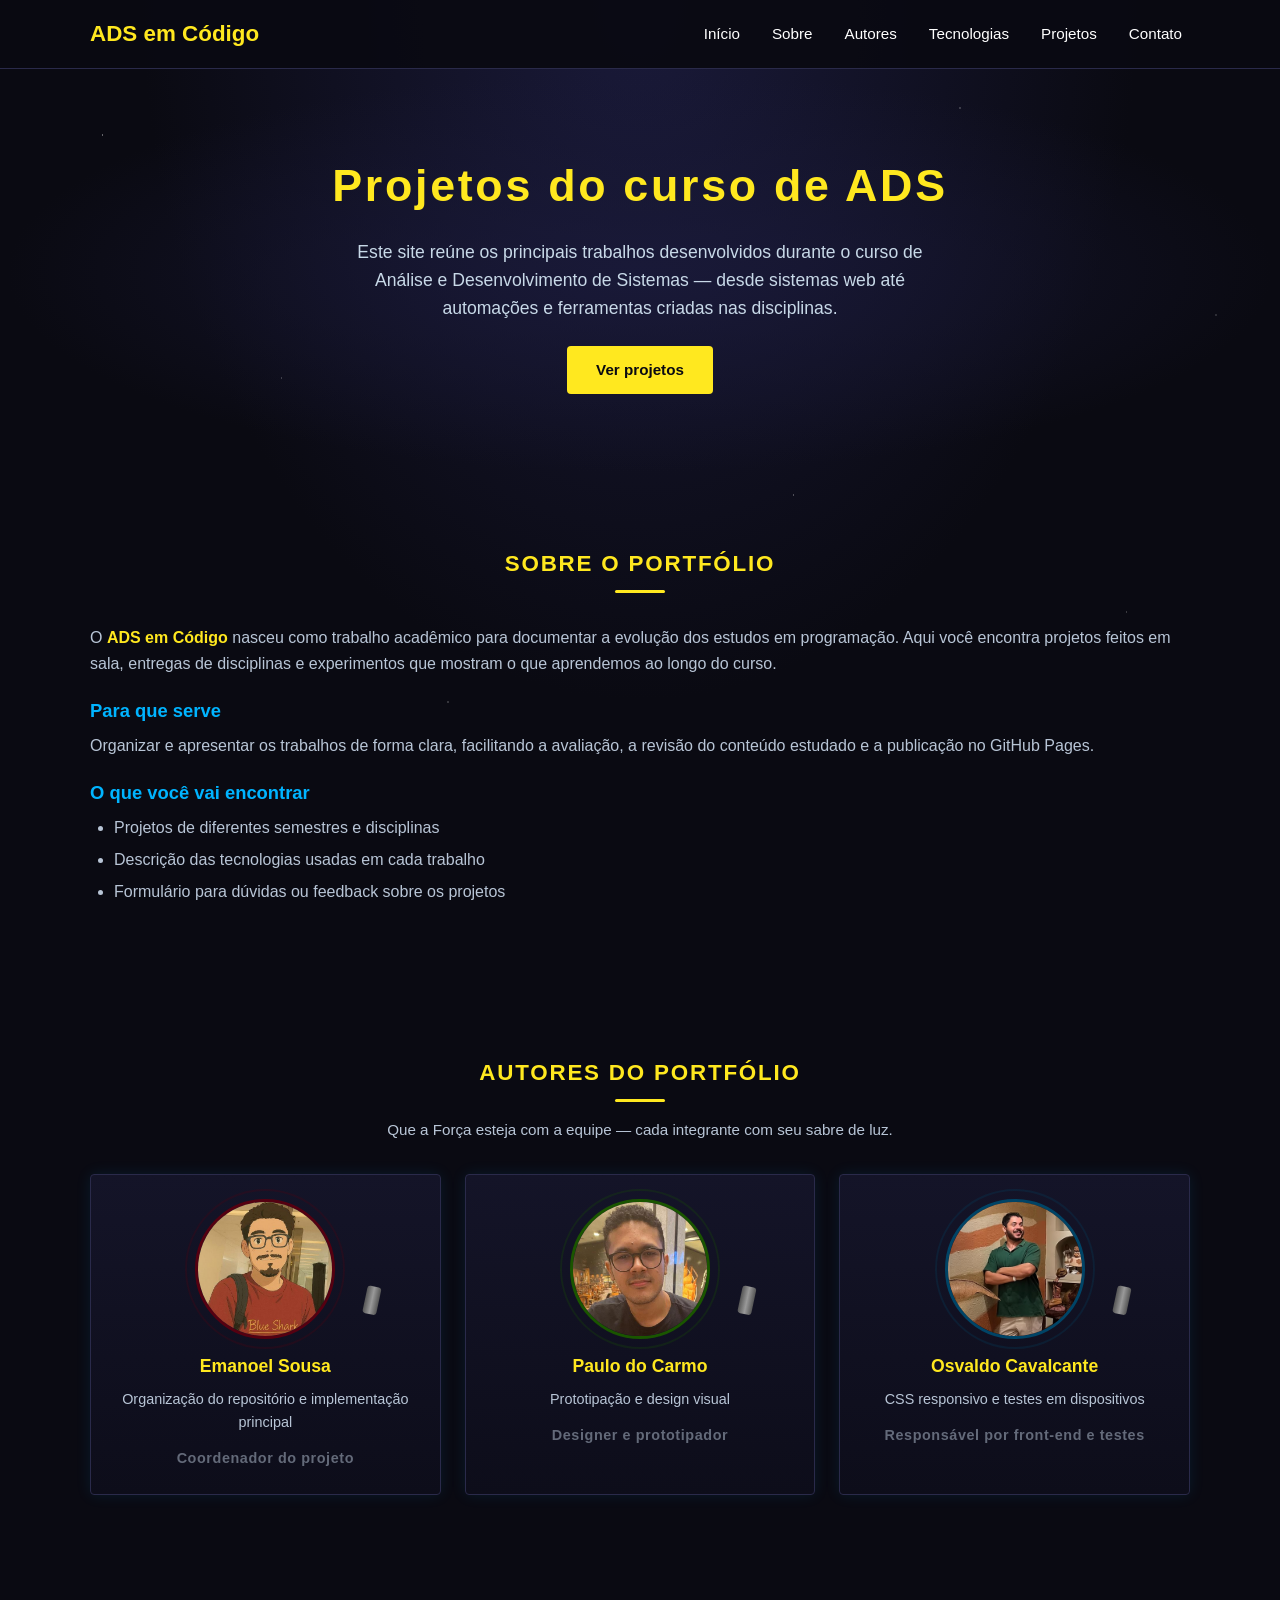
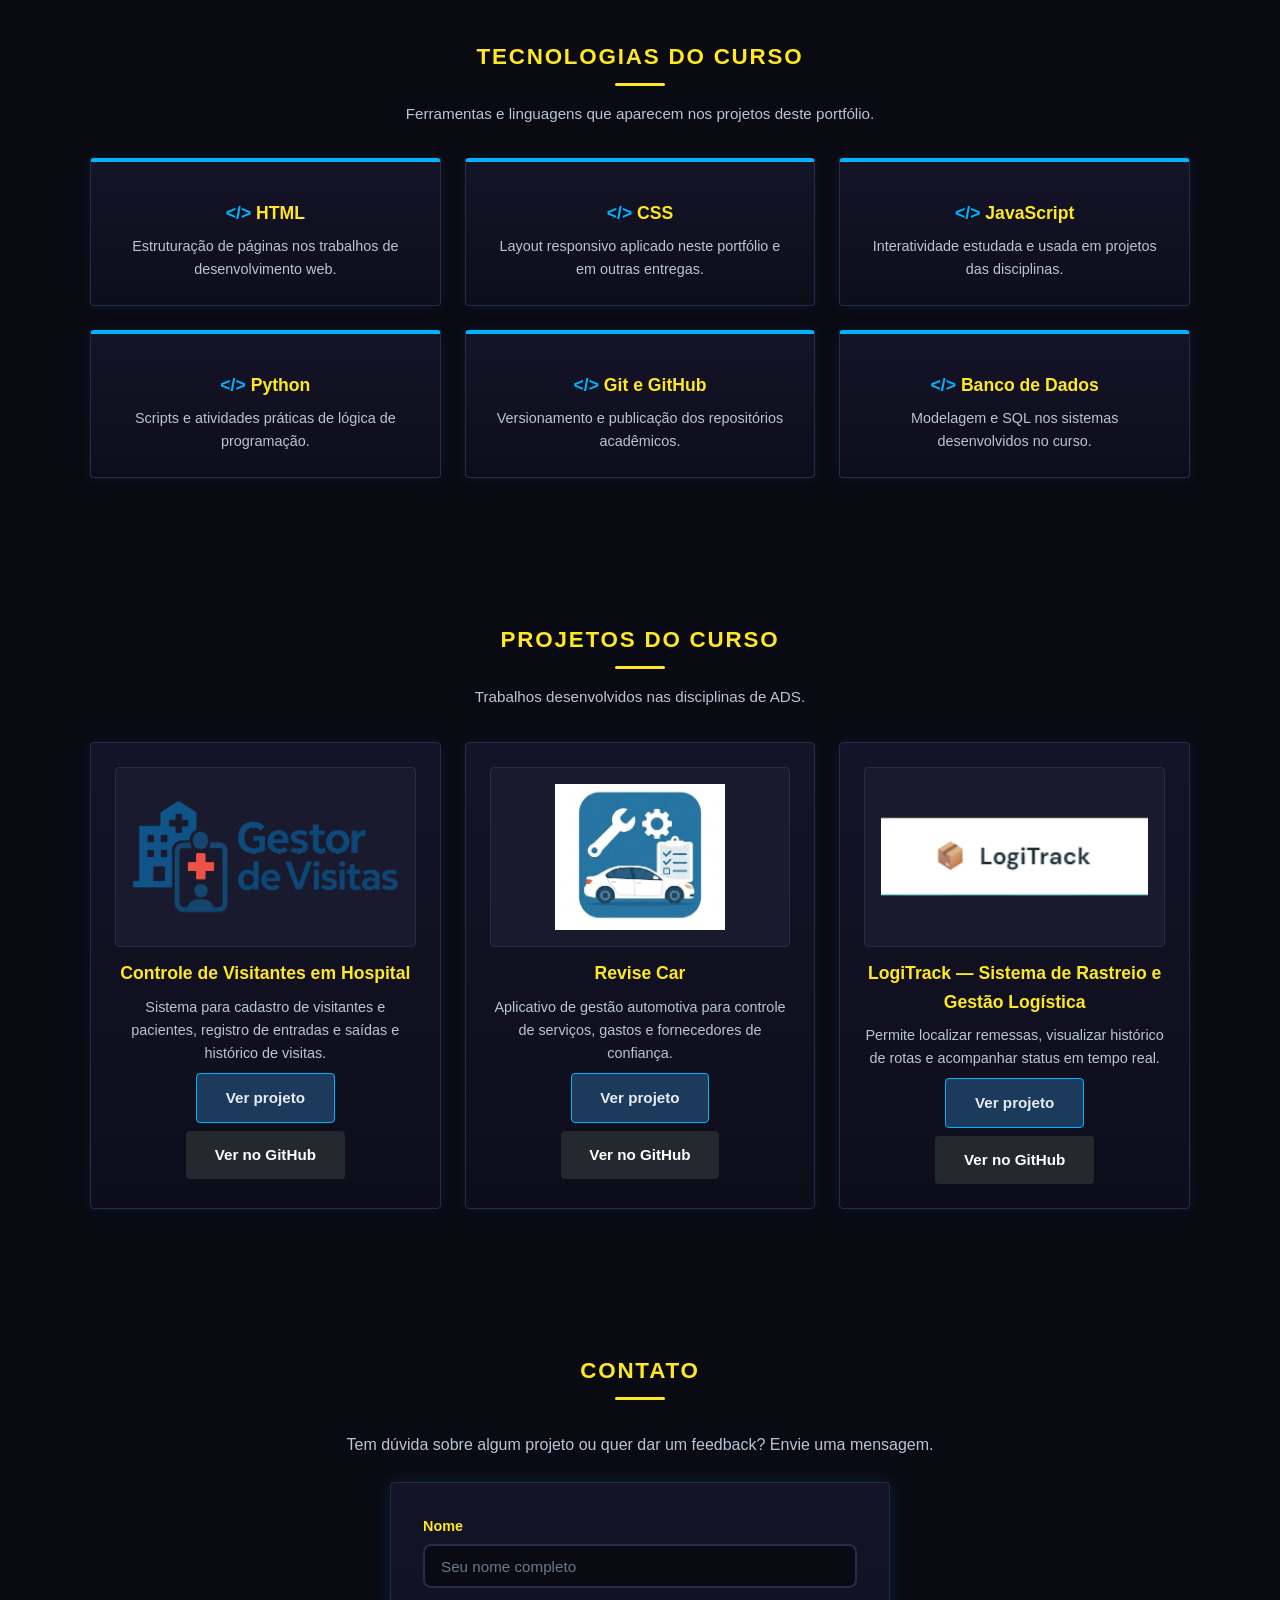
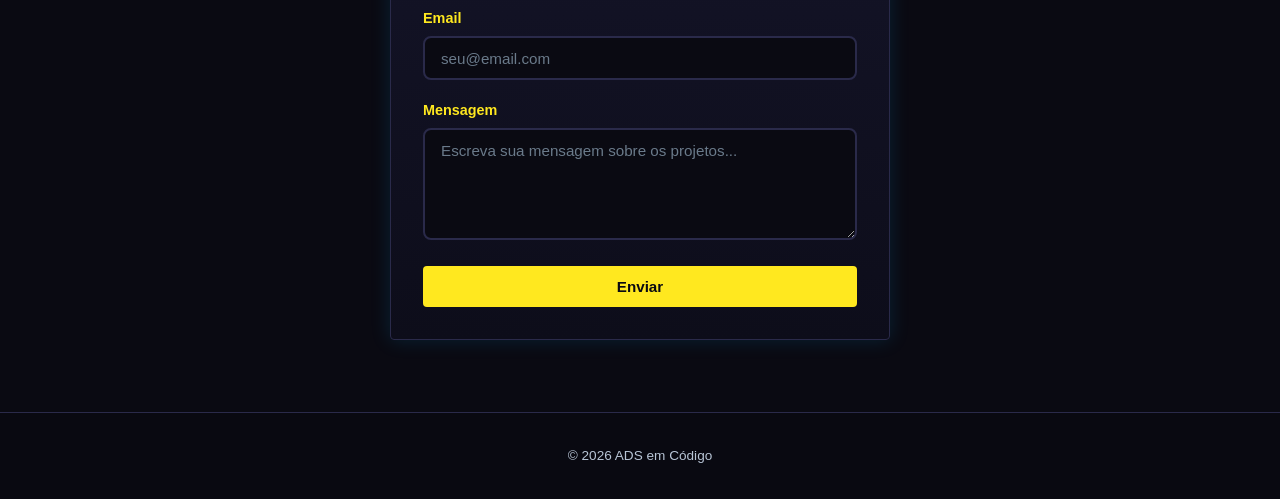
<file: index.html>
<!DOCTYPE html>
<html lang="pt-BR">
<head>
    <meta charset="UTF-8">
    <meta name="viewport" content="width=device-width, initial-scale=1.0">
    <meta name="description" content="Portfólio de projetos desenvolvidos durante o curso de ADS">
    <title>ADS em Código | Portfólio de Projetos</title>
    <link rel="stylesheet" href="css/style.css">
</head>
<body class="pagina-starwars">

    <!-- Cabeçalho: logo e menu de navegação -->
    <header class="header" id="topo">
        <div class="container header__conteudo">
            <h1 class="header__logo">ADS em Código</h1>
            <nav class="nav" aria-label="Menu principal">
                <ul class="nav__lista">
                    <li><a href="#hero">Início</a></li>
                    <li><a href="#sobre">Sobre</a></li>
                    <li><a href="#autores">Autores</a></li>
                    <li><a href="#habilidades">Tecnologias</a></li>
                    <li><a href="#projetos">Projetos</a></li>
                    <li><a href="#contato">Contato</a></li>
                </ul>
            </nav>
        </div>
    </header>

    <main>

        <!-- Banner inicial -->
        <section class="hero" id="hero">
            <div class="container hero__conteudo">
                <h2 class="hero__titulo">Projetos do curso de ADS</h2>
                <p class="hero__texto">
                    Este site reúne os principais trabalhos desenvolvidos durante o curso de
                    Análise e Desenvolvimento de Sistemas — desde sistemas web até automações
                    e ferramentas criadas nas disciplinas.
                </p>
                <a href="#projetos" class="btn btn--principal">Ver projetos</a>
            </div>
        </section>

        <!-- Sobre: descrição do portfólio -->
        <section class="secao" id="sobre">
            <div class="container">
                <h2 class="secao__titulo">Sobre o Portfólio</h2>
                <article class="sobre">
                    <p>
                        O <strong>ADS em Código</strong> nasceu como trabalho acadêmico para documentar
                        a evolução dos estudos em programação. Aqui você encontra projetos feitos em sala,
                        entregas de disciplinas e experimentos que mostram o que aprendemos ao longo do curso.
                    </p>
                    <h3>Para que serve</h3>
                    <p>
                        Organizar e apresentar os trabalhos de forma clara, facilitando a avaliação,
                        a revisão do conteúdo estudado e a publicação no GitHub Pages.
                    </p>
                    <h3>O que você vai encontrar</h3>
                    <ul class="lista-sobre">
                        <li>Projetos de diferentes semestres e disciplinas</li>
                        <li>Descrição das tecnologias usadas em cada trabalho</li>
                        <li>Formulário para dúvidas ou feedback sobre os projetos</li>
                    </ul>
                </article>
            </div>
        </section>

        <!-- Perfil: autores do grupo -->
        <section class="secao" id="autores">
            <div class="container">
                <h2 class="secao__titulo">Autores do Portfólio</h2>
                <p class="secao__subtitulo">Que a Força esteja com a equipe — cada integrante com seu sabre de luz.</p>
                <div class="cards-grid cards-grid--3">

                    <article class="card card--integrante card--jedi-vermelho">
                        <div class="perfil-sabre perfil-sabre--vermelho">
                            <img src="img/perfil1.jpg" alt="Foto do Emanoel Sousa" class="card__img card__img--perfil">
                            <span class="sabre-luz sabre-luz--vermelho" aria-hidden="true"></span>
                        </div>
                        <h3>Emanoel Sousa</h3>
                        <p>Organização do repositório e implementação principal</p>
                        <p class="card__tag card__tag--sabre">Coordenador do projeto</p>
                    </article>

                    <article class="card card--integrante card--jedi-verde">
                        <div class="perfil-sabre perfil-sabre--verde">
                            <img src="img/perfil2.jpg" alt="Foto do Paulo do Carmo" class="card__img card__img--perfil">
                            <span class="sabre-luz sabre-luz--verde" aria-hidden="true"></span>
                        </div>
                        <h3>Paulo do Carmo</h3>
                        <p>Prototipação e design visual</p>
                        <p class="card__tag card__tag--sabre">Designer e prototipador</p>
                    </article>

                    <article class="card card--integrante card--jedi-azul">
                        <div class="perfil-sabre perfil-sabre--azul">
                            <img src="img/perfil3.jpg" alt="Foto do Osvaldo Cavalcante" class="card__img card__img--perfil">
                            <span class="sabre-luz sabre-luz--azul" aria-hidden="true"></span>
                        </div>
                        <h3>Osvaldo Cavalcante</h3>
                        <p>CSS responsivo e testes em dispositivos</p>
                        <p class="card__tag card__tag--sabre">Responsável por front-end e testes</p>
                    </article>

                </div>
            </div>
        </section>

        <!-- Tecnologias: linguagens e ferramentas do curso -->
        <section class="secao" id="habilidades">
            <div class="container">
                <h2 class="secao__titulo">Tecnologias do Curso</h2>
                <p class="secao__subtitulo">Ferramentas e linguagens que aparecem nos projetos deste portfólio.</p>
                <div class="cards-grid cards-grid--3">

                    <article class="card card--habilidade">
                        <h3>HTML</h3>
                        <p>Estruturação de páginas nos trabalhos de desenvolvimento web.</p>
                    </article>

                    <article class="card card--habilidade">
                        <h3>CSS</h3>
                        <p>Layout responsivo aplicado neste portfólio e em outras entregas.</p>
                    </article>

                    <article class="card card--habilidade">
                        <h3>JavaScript</h3>
                        <p>Interatividade estudada e usada em projetos das disciplinas.</p>
                    </article>

                    <article class="card card--habilidade">
                        <h3>Python</h3>
                        <p>Scripts e atividades práticas de lógica de programação.</p>
                    </article>

                    <article class="card card--habilidade">
                        <h3>Git e GitHub</h3>
                        <p>Versionamento e publicação dos repositórios acadêmicos.</p>
                    </article>

                    <article class="card card--habilidade">
                        <h3>Banco de Dados</h3>
                        <p>Modelagem e SQL nos sistemas desenvolvidos no curso.</p>
                    </article>

                </div>
            </div>
        </section>

        <!-- Projetos: cards com os trabalhos do curso -->
        <section class="secao" id="projetos">
            <div class="container">
                <h2 class="secao__titulo">Projetos do Curso</h2>
                <p class="secao__subtitulo">Trabalhos desenvolvidos nas disciplinas de ADS.</p>
                <div class="cards-grid cards-grid--3">

                    <article class="card card--projeto">
                        <img src="img/projeto1.jpg" alt="Sistema de Controle de Visitantes em Hospital" class="card__img">
                        <h3>Controle de Visitantes em Hospital</h3>
                        <p>Sistema para cadastro de visitantes e pacientes, registro de entradas e saídas e histórico de visitas.</p>
                        <a href="projetos/projeto1.html" class="btn btn--secundario">Ver projeto</a>
                        <a href="https://github.com/EmanoelSousa70/Gest-o-de-visitas-hospitalar" class="btn btn--github" target="_blank" rel="noopener noreferrer">Ver no GitHub</a>
                    </article>

                    <article class="card card--projeto">
                        <img src="img/projeto2.jpg" alt="Revise Car aplicativo de manutenção automotiva" class="card__img">
                        <h3>Revise Car</h3>
                        <p>Aplicativo de gestão automotiva para controle de serviços, gastos e fornecedores de confiança.</p>
                        <a href="projetos/projeto2.html" class="btn btn--secundario">Ver projeto</a>
                        <a href="https://github.com/EmanoelSousa70/ProjetoFinalProgDisMov" class="btn btn--github" target="_blank" rel="noopener noreferrer">Ver no GitHub</a>
                    </article>

                    <article class="card card--projeto">
                        <img src="img/projeto3.jpg" alt="LogiTrack — Sistema de Rastreio e Gestão Logística" class="card__img">
                        <h3>LogiTrack — Sistema de Rastreio e Gestão Logística</h3>
                        <p>Permite localizar remessas, visualizar histórico de rotas e acompanhar status em tempo real.</p>
                        <a href="projetos/projeto3.html" class="btn btn--secundario">Ver projeto</a>
                        <a href="https://github.com/paulocsousaf/trabalho-portifolio" class="btn btn--github" target="_blank" rel="noopener noreferrer">Ver no GitHub</a>
                    </article>

                </div>
            </div>
        </section>

        <!-- Contato: formulário -->
        <section class="secao" id="contato">
            <div class="container">
                <h2 class="secao__titulo">Contato</h2>
                <p class="contato__intro">Tem dúvida sobre algum projeto ou quer dar um feedback? Envie uma mensagem.</p>

                <form class="formulario" id="formulario-contato" action="#" method="post">
                    <div class="formulario__grupo">
                        <label for="nome">Nome</label>
                        <input type="text" id="nome" name="nome" placeholder="Seu nome completo" required>
                    </div>

                    <div class="formulario__grupo">
                        <label for="email">Email</label>
                        <input type="email" id="email" name="email" placeholder="seu@email.com" required>
                    </div>

                    <div class="formulario__grupo">
                        <label for="mensagem">Mensagem</label>
                        <textarea id="mensagem" name="mensagem" rows="5" placeholder="Escreva sua mensagem sobre os projetos..." required></textarea>
                    </div>

                    <button type="submit" class="btn btn--principal">Enviar</button>
                    <p class="formulario__mensagem formulario__mensagem--sucesso" id="mensagem-sucesso" style="display: none;">✓ Mensagem enviada com sucesso!</p>
                </form>
            </div>
        </section>

    </main>

    <!-- Rodapé -->
    <footer class="footer">
        <div class="container">
            <p class="footer__direitos">&copy; 2026 ADS em Código</p>
        </div>
    </footer>

    <script>
        document.getElementById('formulario-contato').addEventListener('submit', function(e) {
            e.preventDefault();
            
            const mensagemSucesso = document.getElementById('mensagem-sucesso');
            const botao = this.querySelector('button[type="submit"]');
            const textoOriginal = botao.textContent;
            
            // Exibir mensagem de sucesso
            mensagemSucesso.style.display = 'block';
            botao.textContent = 'Enviado!';
            botao.disabled = true;
            
            // Limpar formulário
            this.reset();
            
            // Restaurar botão após 3 segundos
            setTimeout(() => {
                botao.textContent = textoOriginal;
                botao.disabled = false;
                mensagemSucesso.style.display = 'none';
            }, 3000);
        });
    </script>

</body>
</html>
</file>
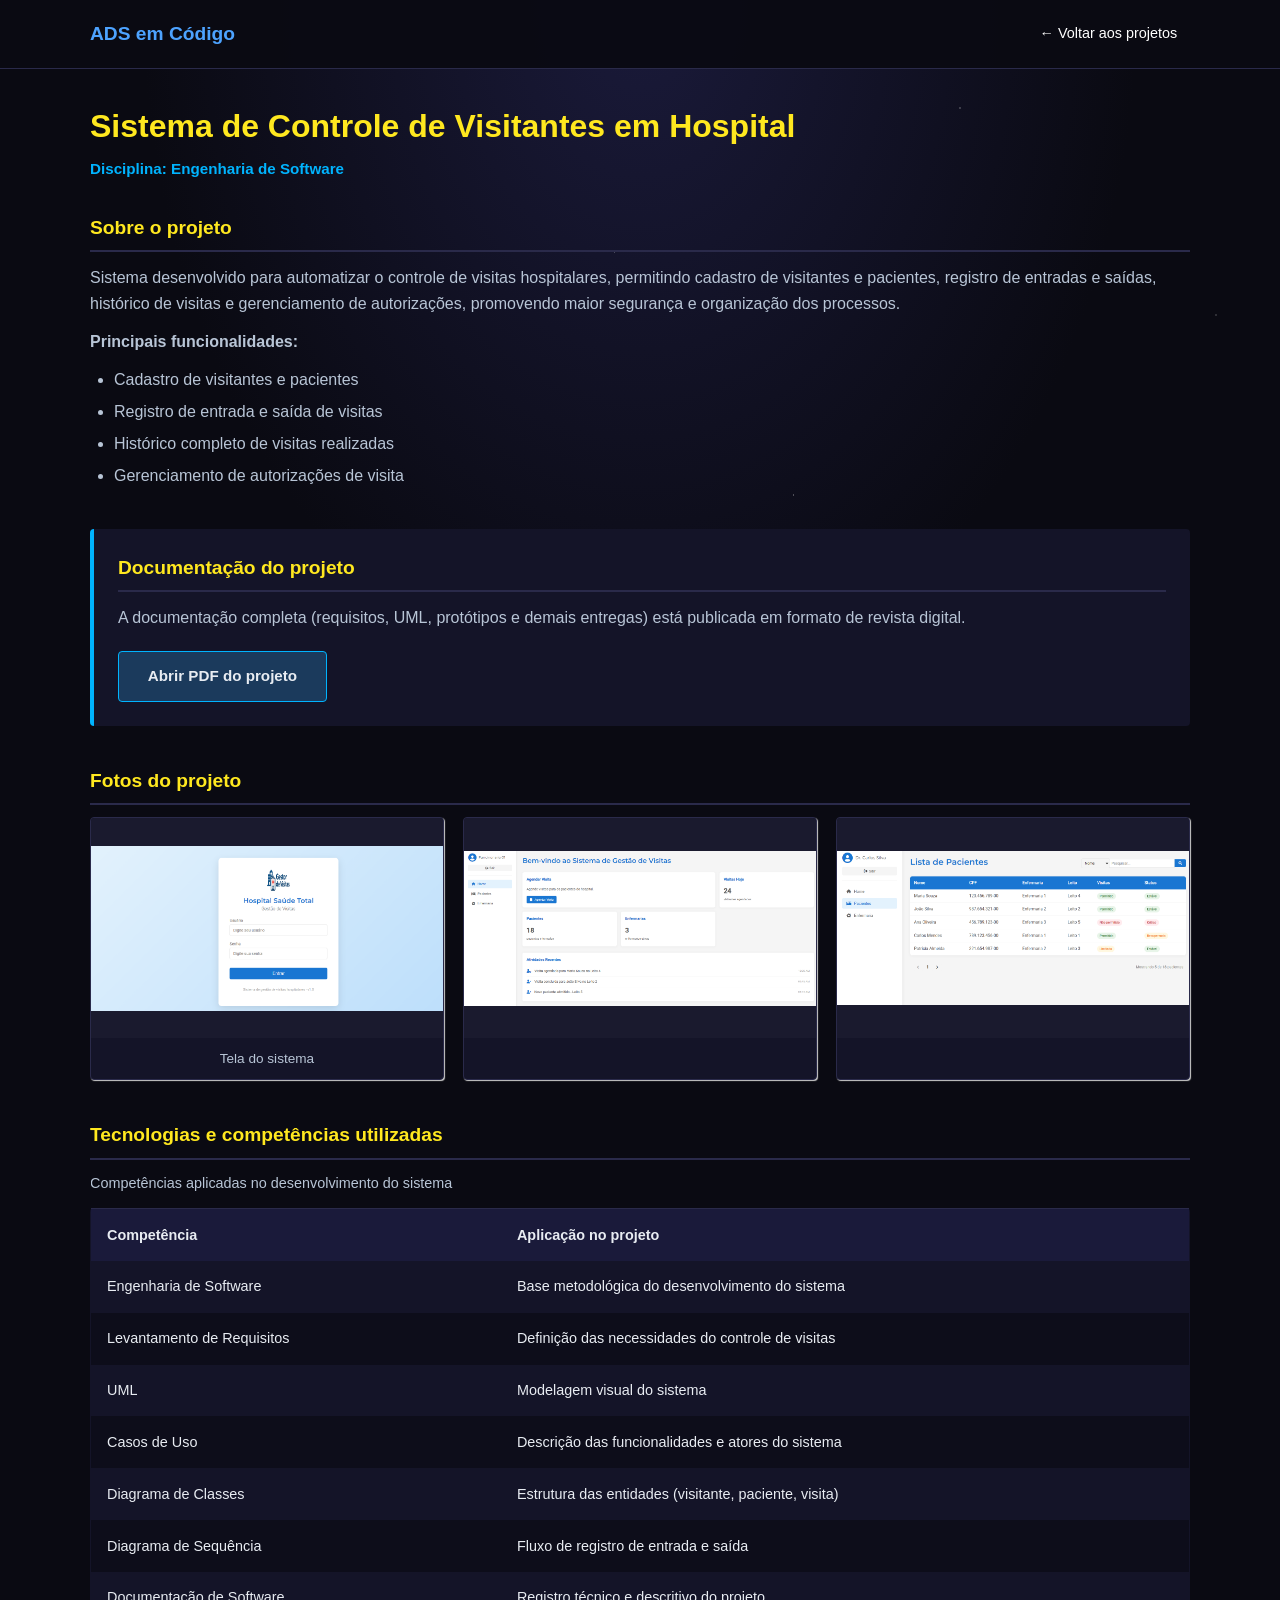
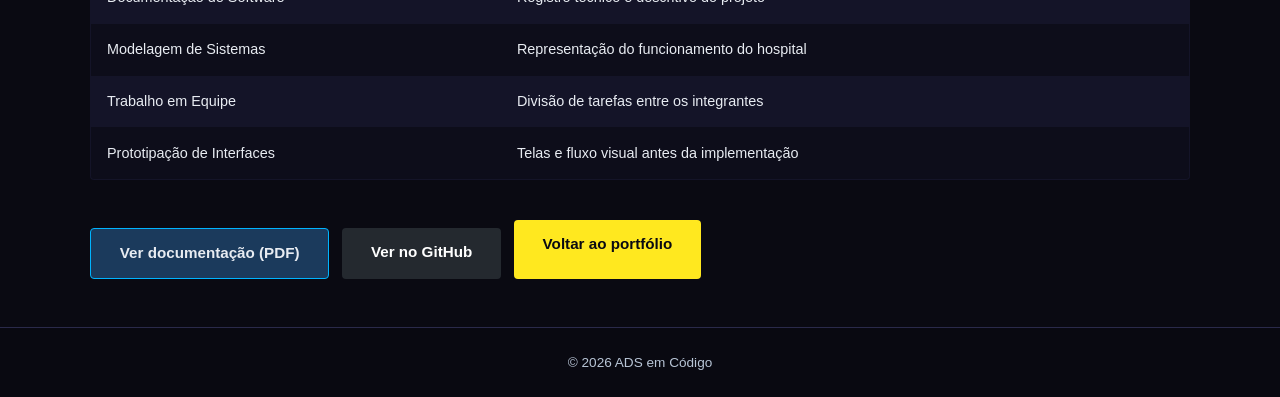
<file: projetos/projeto1.html>
<!DOCTYPE html>
<html lang="pt-BR">
<head>
    <meta charset="UTF-8">
    <meta name="viewport" content="width=device-width, initial-scale=1.0">
    <title>Controle de Visitantes em Hospital | ADS em Código</title>
    <link rel="stylesheet" href="../css/style.css">
</head>
<body class="pagina-projeto pagina-starwars">

    <header class="header header--simples">
        <div class="container header__conteudo">
            <a href="../index.html" class="header__logo">ADS em Código</a>
            <a href="../index.html#projetos" class="link-voltar">← Voltar aos projetos</a>
        </div>
    </header>

    <main class="projeto-detalhe">
        <div class="container">

            <h1 class="projeto-detalhe__titulo">Sistema de Controle de Visitantes em Hospital</h1>
            <p class="projeto-detalhe__disciplina">Disciplina: Engenharia de Software</p>

            <section class="projeto-bloco">
                <h2>Sobre o projeto</h2>
                <p>
                    Sistema desenvolvido para automatizar o controle de visitas hospitalares, permitindo
                    cadastro de visitantes e pacientes, registro de entradas e saídas, histórico de visitas
                    e gerenciamento de autorizações, promovendo maior segurança e organização dos processos.
                </p>
                <p><strong>Principais funcionalidades:</strong></p>
                <ul class="lista-sobre">
                    <li>Cadastro de visitantes e pacientes</li>
                    <li>Registro de entrada e saída de visitas</li>
                    <li>Histórico completo de visitas realizadas</li>
                    <li>Gerenciamento de autorizações de visita</li>
                </ul>
            </section>

            <section class="projeto-bloco projeto-bloco--destaque">
                <h2>Documentação do projeto</h2>
                <p>
                    A documentação completa (requisitos, UML, protótipos e demais entregas)
                    está publicada em formato de revista digital.
                </p>
                <a href="https://heyzine.com/flip-book/ad3871df3e.html" class="btn btn--secundario" target="_blank" rel="noopener noreferrer">Abrir PDF do projeto</a>
            </section>

            <section class="projeto-bloco">
                <h2>Fotos do projeto</h2>

                <div class="galeria">
                    <figure class="galeria__item">
                        <img src="../img/projetos/p1-1.jpg" alt="Print do sistema hospitalar">
                        <figcaption>Tela do sistema </figcaption>
                    </figure>
                    <figure class="galeria__item">
                        <img src="../img/projetos/p1-2.jpg" alt="Diagrama ou tela de cadastro">
                        <figcaption></figcaption>
                    </figure>
                    <figure class="galeria__item">
                        <img src="../img/projetos/p1-3.jpg" alt="Histórico ou autorizações">
                        <figcaption></figcaption>
                    </figure>
                </div>
            </section>

            <section class="projeto-bloco">
                <h2>Tecnologias e competências utilizadas</h2>
                <div class="tabela-wrapper">
                    <table class="tabela">
                        <caption>Competências aplicadas no desenvolvimento do sistema</caption>
                        <thead>
                            <tr>
                                <th scope="col">Competência</th>
                                <th scope="col">Aplicação no projeto</th>
                            </tr>
                        </thead>
                        <tbody>
                            <tr>
                                <td>Engenharia de Software</td>
                                <td>Base metodológica do desenvolvimento do sistema</td>
                            </tr>
                            <tr>
                                <td>Levantamento de Requisitos</td>
                                <td>Definição das necessidades do controle de visitas</td>
                            </tr>
                            <tr>
                                <td>UML</td>
                                <td>Modelagem visual do sistema</td>
                            </tr>
                            <tr>
                                <td>Casos de Uso</td>
                                <td>Descrição das funcionalidades e atores do sistema</td>
                            </tr>
                            <tr>
                                <td>Diagrama de Classes</td>
                                <td>Estrutura das entidades (visitante, paciente, visita)</td>
                            </tr>
                            <tr>
                                <td>Diagrama de Sequência</td>
                                <td>Fluxo de registro de entrada e saída</td>
                            </tr>
                            <tr>
                                <td>Documentação de Software</td>
                                <td>Registro técnico e descritivo do projeto</td>
                            </tr>
                            <tr>
                                <td>Modelagem de Sistemas</td>
                                <td>Representação do funcionamento do hospital</td>
                            </tr>
                            <tr>
                                <td>Trabalho em Equipe</td>
                                <td>Divisão de tarefas entre os integrantes</td>
                            </tr>
                            <tr>
                                <td>Prototipação de Interfaces</td>
                                <td>Telas e fluxo visual antes da implementação</td>
                            </tr>
                        </tbody>
                    </table>
                </div>
            </section>

            <div class="projeto-botoes">
                <a href="https://heyzine.com/flip-book/ad3871df3e.html" class="btn btn--secundario" target="_blank" rel="noopener noreferrer">Ver documentação (PDF)</a>
                <a href="https://github.com/EmanoelSousa70/Gest-o-de-visitas-hospitalar" class="btn btn--github" target="_blank" rel="noopener noreferrer">Ver no GitHub</a>
                <a href="../index.html#projetos" class="btn btn--principal">Voltar ao portfólio</a>
            </div>

        </div>
    </main>

    <footer class="footer footer--simples">
        <div class="container">
            <p class="footer__direitos">&copy; 2026 ADS em Código</p>
        </div>
    </footer>

</body>
</html>
</file>
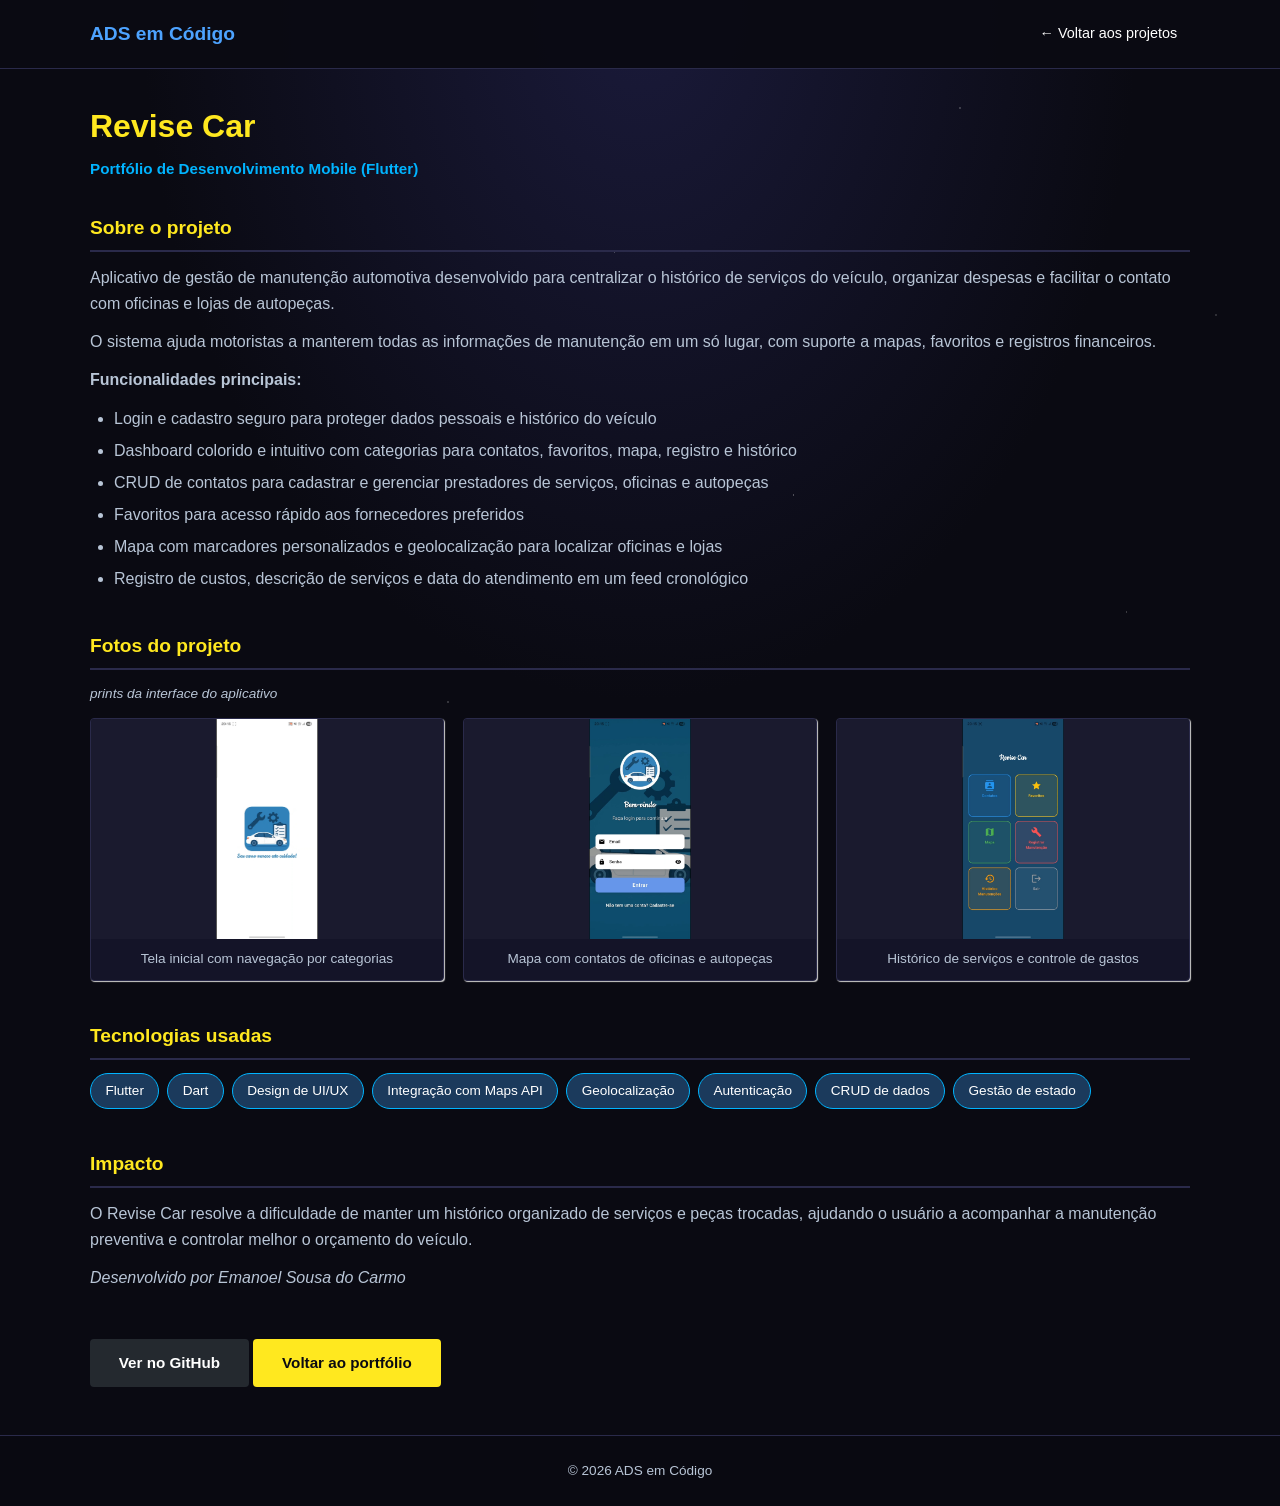
<file: projetos/projeto2.html>
<!DOCTYPE html>
<html lang="pt-BR">
<head>
    <meta charset="UTF-8">
    <meta name="viewport" content="width=device-width, initial-scale=1.0">
    <title>Revise Car | ADS em Código</title>
    <link rel="stylesheet" href="../css/style.css">
</head>
<body class="pagina-projeto pagina-starwars">

    <header class="header header--simples">
        <div class="container header__conteudo">
            <a href="../index.html" class="header__logo">ADS em Código</a>
            <a href="../index.html#projetos" class="link-voltar">← Voltar aos projetos</a>
        </div>
    </header>

    <main class="projeto-detalhe">
        <div class="container">

            <h1 class="projeto-detalhe__titulo">Revise Car</h1>
            <p class="projeto-detalhe__disciplina">Portfólio de Desenvolvimento Mobile (Flutter)</p>

            <section class="projeto-bloco">
                <h2>Sobre o projeto</h2>
                <p>
                    Aplicativo de gestão de manutenção automotiva desenvolvido para centralizar o histórico de serviços do veículo,
                    organizar despesas e facilitar o contato com oficinas e lojas de autopeças.
                </p>
                <p>
                    O sistema ajuda motoristas a manterem todas as informações de manutenção em um só lugar,
                    com suporte a mapas, favoritos e registros financeiros.
                </p>
                <p><strong>Funcionalidades principais:</strong></p>
                <ul class="lista-sobre">
                    <li>Login e cadastro seguro para proteger dados pessoais e histórico do veículo</li>
                    <li>Dashboard colorido e intuitivo com categorias para contatos, favoritos, mapa, registro e histórico</li>
                    <li>CRUD de contatos para cadastrar e gerenciar prestadores de serviços, oficinas e autopeças</li>
                    <li>Favoritos para acesso rápido aos fornecedores preferidos</li>
                    <li>Mapa com marcadores personalizados e geolocalização para localizar oficinas e lojas</li>
                    <li>Registro de custos, descrição de serviços e data do atendimento em um feed cronológico</li>
                </ul>
            </section>

            <section class="projeto-bloco">
                <h2>Fotos do projeto</h2>
                <p class="projeto-dica">prints da interface do aplicativo</p>
                <div class="galeria">
                    <figure class="galeria__item">
                        <img src="../img/projetos/p2-1.jpg" alt="Tela principal do aplicativo Revise Car">
                        <figcaption>Tela inicial com navegação por categorias</figcaption>
                    </figure>
                    <figure class="galeria__item">
                        <img src="../img/projetos/p2-2.jpg" alt="Mapa do Revise Car mostrando fornecedores">
                        <figcaption>Mapa com contatos de oficinas e autopeças</figcaption>
                    </figure>
                    <figure class="galeria__item">
                        <img src="../img/projetos/p2-3.jpeg" alt="Histórico de manutenção do veículo no Revise Car">
                        <figcaption>Histórico de serviços e controle de gastos</figcaption>
                    </figure>
                </div>
            </section>

            <section class="projeto-bloco">
                <h2>Tecnologias usadas</h2>
                <ul class="lista-tags">
                    <li>Flutter</li>
                    <li>Dart</li>
                    <li>Design de UI/UX</li>
                    <li>Integração com Maps API</li>
                    <li>Geolocalização</li>
                    <li>Autenticação</li>
                    <li>CRUD de dados</li>
                    <li>Gestão de estado</li>
                </ul>
            </section>

            <section class="projeto-bloco">
                <h2>Impacto</h2>
                <p>
                    O Revise Car resolve a dificuldade de manter um histórico organizado de serviços e peças trocadas,
                    ajudando o usuário a acompanhar a manutenção preventiva e controlar melhor o orçamento do veículo.
                </p>
                <p><em>Desenvolvido por Emanoel Sousa do Carmo</em></p>
            </section>

            <a href="https://github.com/EmanoelSousa70/ProjetoFinalProgDisMov" class="btn btn--github" target="_blank" rel="noopener noreferrer">Ver no GitHub</a>
            <a href="../index.html#projetos" class="btn btn--principal">Voltar ao portfólio</a>

        </div>
    </main>

    <footer class="footer footer--simples">
        <div class="container">
            <p class="footer__direitos">&copy; 2026 ADS em Código</p>
        </div>
    </footer>

</body>
</html>
</file>
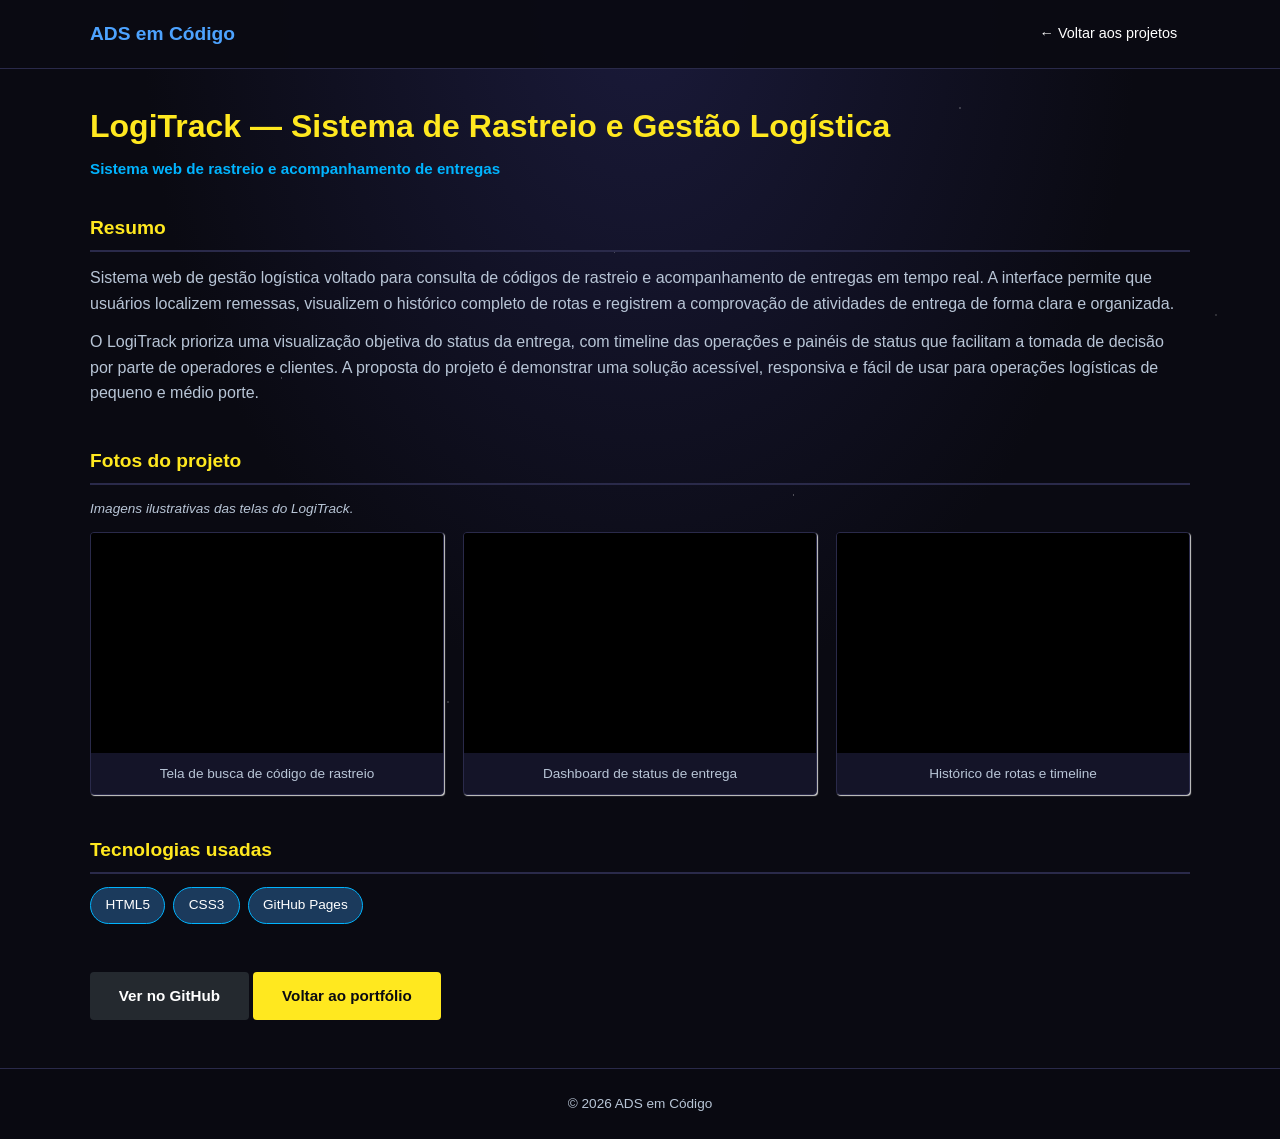
<file: projetos/projeto3.html>
<!DOCTYPE html>
<html lang="pt-BR">
<head>
    <meta charset="UTF-8">
    <meta name="viewport" content="width=device-width, initial-scale=1.0">
    <title>LogiTrack — Sistema de Rastreio e Gestão Logística</title>
    <link rel="stylesheet" href="../css/style.css">
</head>
<body class="pagina-projeto pagina-starwars">

    <header class="header header--simples">
        <div class="container header__conteudo">
            <a href="../index.html" class="header__logo">ADS em Código</a>
            <a href="../index.html#projetos" class="link-voltar">← Voltar aos projetos</a>
        </div>
    </header>

    <main class="projeto-detalhe">
        <div class="container">

            <h1 class="projeto-detalhe__titulo">LogiTrack — Sistema de Rastreio e Gestão Logística</h1>
            <p class="projeto-detalhe__disciplina">Sistema web de rastreio e acompanhamento de entregas</p>

            <section class="projeto-bloco">
                <h2>Resumo</h2>
                <p>
                    Sistema web de gestão logística voltado para consulta de códigos de rastreio e
                    acompanhamento de entregas em tempo real. A interface permite que usuários localizem
                    remessas, visualizem o histórico completo de rotas e registrem a comprovação de
                    atividades de entrega de forma clara e organizada.
                </p>
                <p>
                    O LogiTrack prioriza uma visualização objetiva do status da entrega, com timeline
                    das operações e painéis de status que facilitam a tomada de decisão por parte de
                    operadores e clientes. A proposta do projeto é demonstrar uma solução acessível,
                    responsiva e fácil de usar para operações logísticas de pequeno e médio porte.
                </p>
            </section>

            <section class="projeto-bloco">
                <h2>Fotos do projeto</h2>
                <p class="projeto-dica">Imagens ilustrativas das telas do LogiTrack.</p>
                <div class="galeria">
                    <figure class="galeria__item">
                        <img src="../img/projetos/p3-1.jpg" alt="Tela de busca de código de rastreio">
                        <figcaption>Tela de busca de código de rastreio</figcaption>
                    </figure>
                    <figure class="galeria__item">
                        <img src="../img/projetos/p3-2.jpg" alt="Dashboard de status de entrega">
                        <figcaption>Dashboard de status de entrega</figcaption>
                    </figure>
                    <figure class="galeria__item">
                        <img src="../img/projetos/p3-3.jpg" alt="Histórico de rotas e timeline de entrega">
                        <figcaption>Histórico de rotas e timeline</figcaption>
                    </figure>
                </div>
            </section>

            <section class="projeto-bloco">
                <h2>Tecnologias usadas</h2>
                <ul class="lista-tags">
                    <li>HTML5</li>
                    <li>CSS3</li>
                    <li>GitHub Pages</li>
                </ul>
            </section>

            <a href="https://github.com/paulocsousaf/trabalho-portifolio" class="btn btn--github" target="_blank" rel="noopener noreferrer">Ver no GitHub</a>
            <a href="../index.html#projetos" class="btn btn--principal">Voltar ao portfólio</a>

        </div>
    </main>

    <footer class="footer footer--simples">
        <div class="container">
            <p class="footer__direitos">&copy; 2026 ADS em Código</p>
        </div>
    </footer>

</body>
</html>
</file>
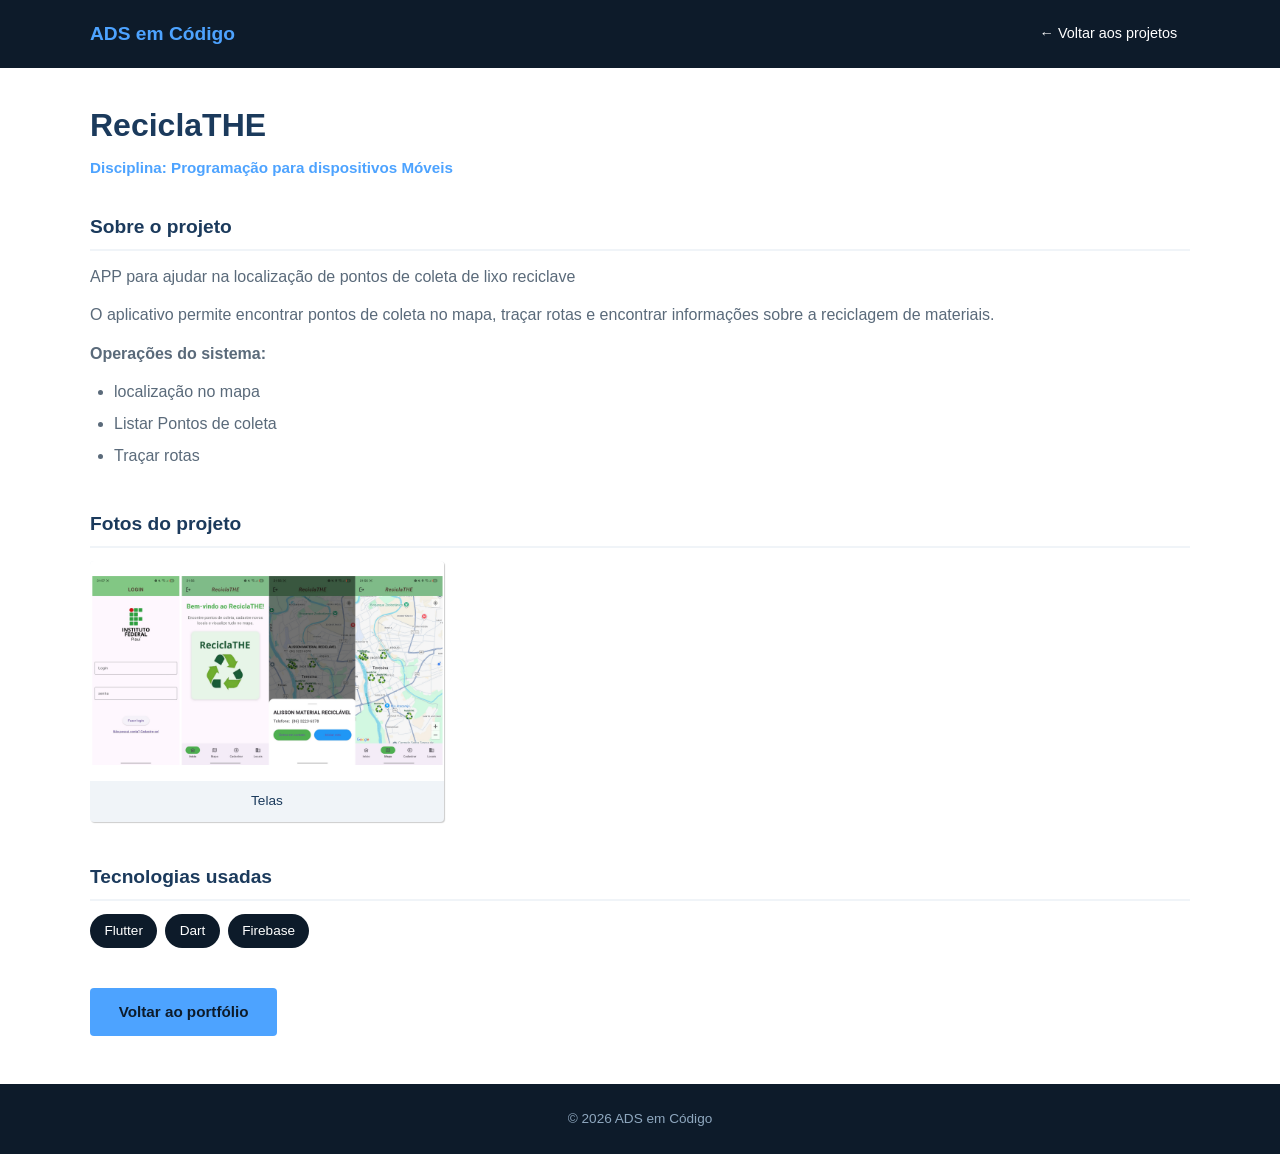
<file: projetos/projeto4.html>
<!DOCTYPE html>
<html lang="pt-BR">
<head>
    <meta charset="UTF-8">
    <meta name="viewport" content="width=device-width, initial-scale=1.0">
    <title>ReciclaTHE | ADS em Código</title>
    <link rel="stylesheet" href="../css/style.css">
</head>
<body class="pagina-projeto">

    <header class="header header--simples">
        <div class="container header__conteudo">
            <a href="../index.html" class="header__logo">ADS em Código</a>
            <a href="../index.html#projetos" class="link-voltar">← Voltar aos projetos</a>
        </div>
    </header>

    <main class="projeto-detalhe">
        <div class="container">

            <h1 class="projeto-detalhe__titulo">ReciclaTHE</h1>
            <p class="projeto-detalhe__disciplina">Disciplina: Programação para dispositivos Móveis</p>

            <section class="projeto-bloco">
                <h2>Sobre o projeto</h2>
                <p>
                    APP para ajudar na localização de pontos de coleta de lixo reciclave
                </p>
                <p>
                    O aplicativo permite encontrar pontos de coleta no mapa, traçar rotas e encontrar informações sobre a reciclagem de materiais.
                </p>
                <p><strong>Operações do sistema:</strong></p>
                <ul class="lista-sobre">
                    <li>localização no mapa</li>
                    <li>Listar Pontos de coleta</li>
                    <li>Traçar rotas</li>
                
                </ul>
            </section>

            <section class="projeto-bloco">
                <h2>Fotos do projeto</h2>
                
                <div class="galeria">
                    <figure class="galeria__item">
                        <img src="../img/projetos/p4-1.jpg" alt="Telas APP">
                        <figcaption>Telas</figcaption>
                    </figure>

                </div>
            </section>

            <section class="projeto-bloco">
                <h2>Tecnologias usadas</h2>
                <ul class="lista-tags">
                    <li>Flutter</li>
                    <li>Dart</li>
                    <li>Firebase</li>
                </ul>
            </section>

            <a href="../index.html#projetos" class="btn btn--principal">Voltar ao portfólio</a>

        </div>
    </main>

    <footer class="footer footer--simples">
        <div class="container">
            <p class="footer__direitos">&copy; 2026 ADS em Código</p>
        </div>
    </footer>

</body>
</html>
</file>
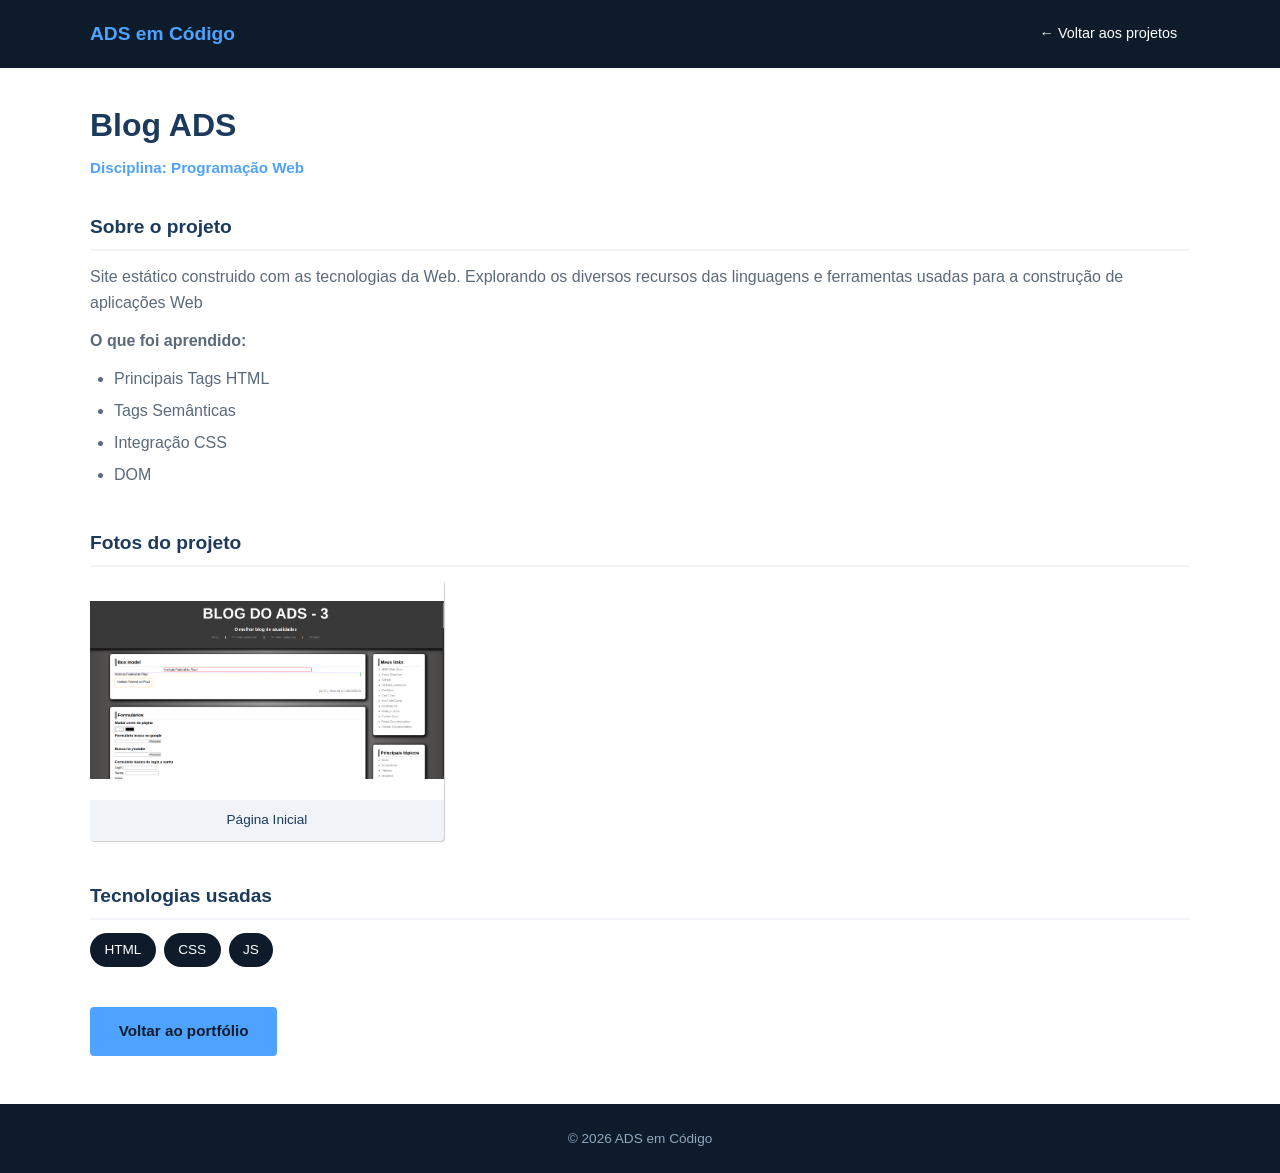
<file: projetos/projeto5.html>
<!DOCTYPE html>
<html lang="pt-BR">
<head>
    <meta charset="UTF-8">
    <meta name="viewport" content="width=device-width, initial-scale=1.0">
    <title>Blog ADS | ADS em Código</title>
    <link rel="stylesheet" href="../css/style.css">
</head>
<body class="pagina-projeto">

    <header class="header header--simples">
        <div class="container header__conteudo">
            <a href="../index.html" class="header__logo">ADS em Código</a>
            <a href="../index.html#projetos" class="link-voltar">← Voltar aos projetos</a>
        </div>
    </header>

    <main class="projeto-detalhe">
        <div class="container">

            <h1 class="projeto-detalhe__titulo">Blog ADS</h1>
            <p class="projeto-detalhe__disciplina">Disciplina: Programação Web</p>

            <section class="projeto-bloco">
                <h2>Sobre o projeto</h2>
                <p>
                    Site estático construido com as tecnologias da Web. Explorando os diversos recursos das linguagens e ferramentas 
                    usadas para a construção de aplicações Web
                </p>

                <p><strong>O que foi aprendido:</strong></p>
                <ul class="lista-sobre">
                    <li>Principais Tags HTML</li>
                    <li>Tags Semânticas</li>
                    <li>Integração CSS</li>
                    <li>DOM</li>
                </ul>
            </section>

            <section class="projeto-bloco">
                <h2>Fotos do projeto</h2>
              
                <div class="galeria">
                    <figure class="galeria__item">
                        <img src="../img/projetos/p5-1.jpg" alt="Print 1 calculadora Python">
                        <figcaption>Página Inicial</figcaption>
                    </figure>
                    
                </div>
            </section>

            <section class="projeto-bloco">
                <h2>Tecnologias usadas</h2>
                <ul class="lista-tags">
                    <li>HTML</li>
                    <li>CSS</li>
                    <li>JS</li>
                </ul>
            </section>

            <a href="../index.html#projetos" class="btn btn--principal">Voltar ao portfólio</a>

        </div>
    </main>

    <footer class="footer footer--simples">
        <div class="container">
            <p class="footer__direitos">&copy; 2026 ADS em Código</p>
        </div>
    </footer>

</body>
</html>
</file>
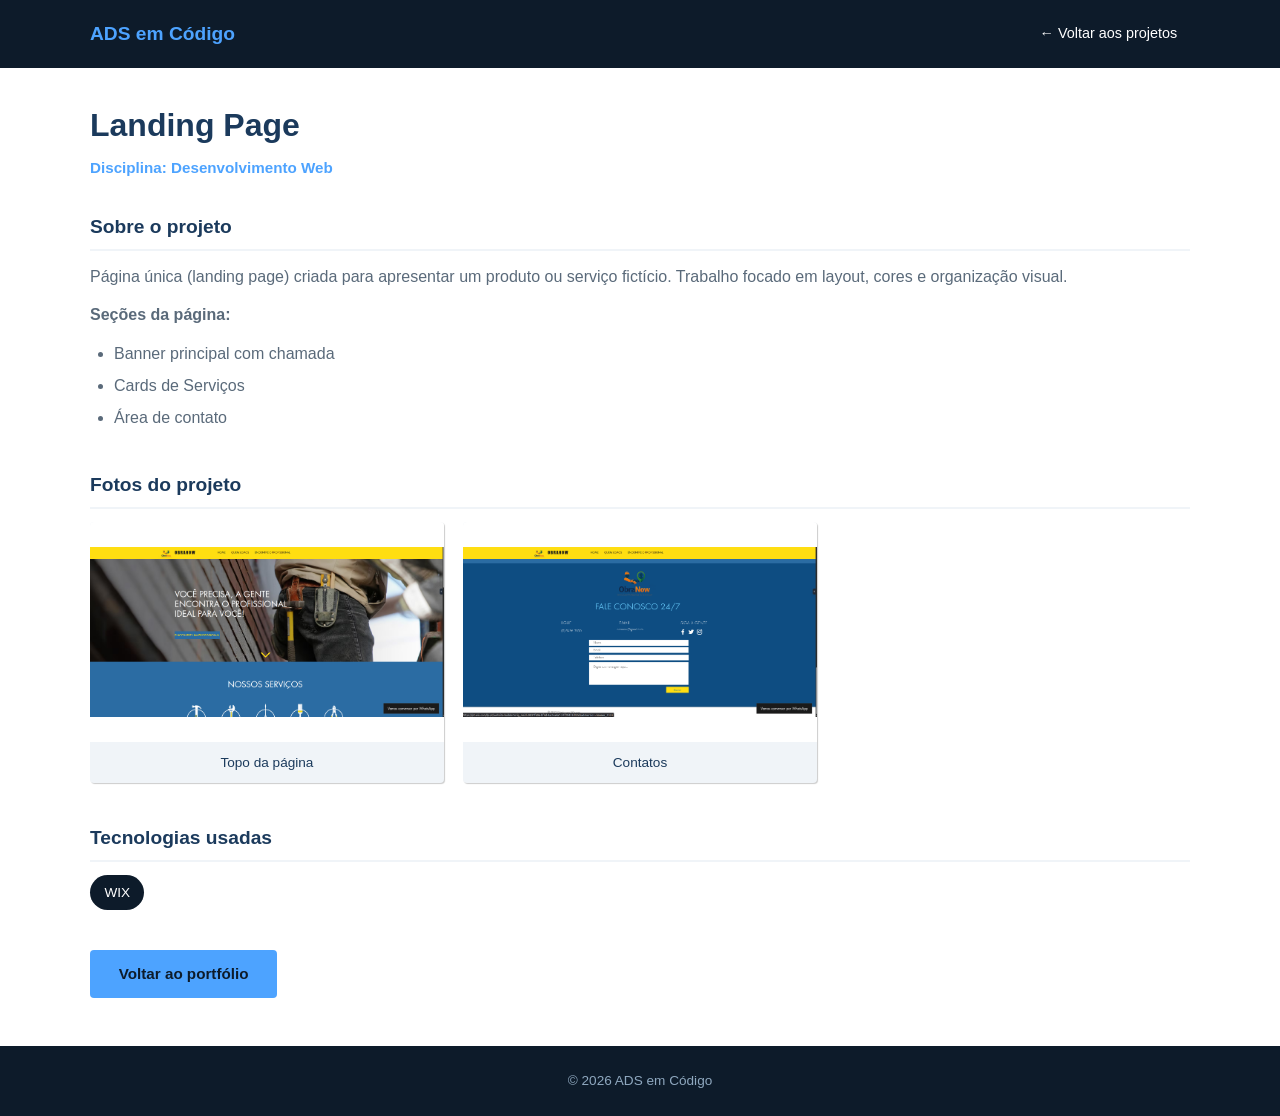
<file: projetos/projeto6.html>
<!DOCTYPE html>
<html lang="pt-BR">
<head>
    <meta charset="UTF-8">
    <meta name="viewport" content="width=device-width, initial-scale=1.0">
    <title>Landing Page | ADS em Código</title>
    <link rel="stylesheet" href="../css/style.css">
</head>
<body class="pagina-projeto">

    <header class="header header--simples">
        <div class="container header__conteudo">
            <a href="../index.html" class="header__logo">ADS em Código</a>
            <a href="../index.html#projetos" class="link-voltar">← Voltar aos projetos</a>
        </div>
    </header>

    <main class="projeto-detalhe">
        <div class="container">

            <h1 class="projeto-detalhe__titulo">Landing Page</h1>
            <p class="projeto-detalhe__disciplina">Disciplina: Desenvolvimento Web</p>

            <section class="projeto-bloco">
                <h2>Sobre o projeto</h2>
                <p>
                    Página única (landing page) criada para apresentar um produto ou serviço fictício.
                    Trabalho focado em layout, cores e organização visual.
                </p>

                <p><strong>Seções da página:</strong></p>
                <ul class="lista-sobre">
                    <li>Banner principal com chamada</li>
                    <li>Cards de Serviços</li>
                    <li>Área de contato</li>
                </ul>
            </section>

            <section class="projeto-bloco">
                <h2>Fotos do projeto</h2>
             
                <div class="galeria">
                    <figure class="galeria__item">
                        <img src="../img/projetos/p6-1.jpg" alt="Print 1 landing page">
                        <figcaption>Topo da página</figcaption>
                    </figure>
                    <figure class="galeria__item">
                        <img src="../img/projetos/p6-2.jpg" alt="Print 2 landing page">
                        <figcaption>Contatos</figcaption>
                    </figure>
                </div>
            </section>

            <section class="projeto-bloco">
                <h2>Tecnologias usadas</h2>
                <ul class="lista-tags">
                    <li>WIX</li>

                </ul>
            </section>

            <a href="../index.html#projetos" class="btn btn--principal">Voltar ao portfólio</a>

        </div>
    </main>

    <footer class="footer footer--simples">
        <div class="container">
            <p class="footer__direitos">&copy; 2026 ADS em Código</p>
        </div>
    </footer>

</body>
</html>
</file>
<file: css/style.css>
@import url('https://fonts.googleapis.com/css2?family=Poppins:wght@400;600;700&display=swap');


:root {
    --azul-escuro: #0d1b2a;
    --azul-medio: #1b3a5c;
    --azul-claro: #4da3ff;
    --azul-hover: #3b8ee6;
    --branco: #ffffff;
    --cinza-claro: #f0f4f8;
    --cinza-texto: #5a6a7a;
    --sombra: none;
    --sombra-hover: none;
    --raio: 4px;
    --transicao: none;
}


*,
*::before,
*::after {
    margin: 0;
    padding: 0;
    box-sizing: border-box;
}

html {
    scroll-behavior: smooth;
}

body {
    font-family: Arial, sans-serif;
    font-size: 1rem;
    line-height: 1.6;
    color: var(--azul-escuro);
    background-color: var(--branco);
}

img {
    max-width: 100%;
    height: auto;
    display: block;
}

a {
    text-decoration: none;
    color: inherit;
}

ul {
    list-style: none;
}


.container {
    width: 90%;
    max-width: 1100px;
    margin: 0 auto;
}


.header {
    position: fixed;
    top: 0;
    left: 0;
    width: 100%;
    background-color: var(--azul-escuro);
    z-index: 1000;
    box-shadow: none;
}

.header__conteudo {
    display: flex;
    flex-direction: column;
    align-items: center;
    gap: 0.8rem;
    padding: 1rem 0;
}

.header__logo {
    font-size: 1.4rem;
    color: var(--azul-claro);
    font-weight: 700;
}

.nav__lista {
    display: flex;
    flex-wrap: wrap;
    justify-content: center;
    gap: 0.5rem 1rem;
}

.nav__lista a {
    color: var(--branco);
    font-size: 0.85rem;
    padding: 0.3rem 0.5rem;
    border-radius: 6px;
    transition: background-color var(--transicao), color var(--transicao);
}

.nav__lista a:hover {
    background-color: var(--azul-claro);
    color: var(--azul-escuro);
}


.btn {
    display: inline-block;
    padding: 0.75rem 1.8rem;
    border-radius: var(--raio);
    font-weight: 600;
    font-size: 0.95rem;
    border: none;
    cursor: pointer;
    transition: none;
}

.btn--principal {
    background-color: var(--azul-claro);
    color: var(--azul-escuro);
}

.btn--principal:hover {
    background-color: var(--azul-hover);
    transform: none;
    box-shadow: none;
}

.btn--secundario {
    background-color: var(--azul-medio);
    color: var(--branco);
    margin-top: 0.5rem;
}

.btn--secundario:hover {
    background-color: var(--azul-claro);
    color: var(--azul-escuro);
    transform: none;
}

.btn--github {
    background-color: #24292f;
    color: #ffffff;
    margin-top: 0.5rem;
}

.btn--github:hover {
    background-color: #2d333b;
}


.hero {
    margin-top: 120px;
    background: linear-gradient(135deg, var(--azul-escuro) 0%, var(--azul-medio) 100%);
    color: var(--branco);
    padding: 4rem 0;
    text-align: center;
}

.hero__titulo {
    font-size: 1.8rem;
    margin-bottom: 1rem;
}

.hero__texto {
    font-size: 1rem;
    max-width: 600px;
    margin: 0 auto 1.5rem;
    color: #c8d9e8;
}


.secao {
    padding: 3.5rem 0;
}

.secao--cinza {
    background-color: var(--cinza-claro);
}

.secao__titulo {
    font-size: 1.6rem;
    text-align: center;
    margin-bottom: 2rem;
    color: var(--azul-medio);
    position: relative;
}

.secao__titulo::after {
    content: '';
    display: block;
    width: 50px;
    height: 3px;
    background-color: var(--azul-claro);
    margin: 0.5rem auto 0;
    border-radius: 2px;
}

.secao__subtitulo {
    text-align: center;
    color: var(--cinza-texto);
    font-size: 0.95rem;
    max-width: 550px;
    margin: -1rem auto 2rem;
}


.sobre p {
    margin-bottom: 1rem;
    color: var(--cinza-texto);
}

.sobre h3 {
    font-size: 1.15rem;
    color: var(--azul-medio);
    margin: 1.2rem 0 0.5rem;
}

.lista-sobre {
    list-style: disc;
    padding-left: 1.5rem;
    color: var(--cinza-texto);
}

.lista-sobre li {
    margin-bottom: 0.4rem;
}


.cards-grid {
    display: grid;
    gap: 1.5rem;
}

.card {
    background-color: var(--branco);
    border-radius: var(--raio);
    box-shadow: 1px 1px 1px #ccc;
    padding: 1.5rem;
    text-align: center;
    transition: none;
}

.card:hover {
    transform: none;
    box-shadow: 1px 1px 1px #ccc;
}

.card h3 {
    font-size: 1.1rem;
    color: var(--azul-medio);
    margin: 0.8rem 0 0.5rem;
}

.card p {
    font-size: 0.9rem;
    color: var(--cinza-texto);
}

.card__img {
    width: 100%;
    border-radius: var(--raio);
    object-fit: cover;
}

.card__img--perfil {
    width: 140px;
    height: 140px;
    border-radius: 50%;
    margin: 0 auto;
    object-fit: cover;
    border: 3px solid var(--azul-claro);
    position: relative;
    z-index: 2;
}

.card__tag {
    margin-top: 0.8rem;
    font-weight: 600;
    color: var(--azul-claro);
    font-size: 0.85rem;
}


/* Tema Star Wars: fundo escuro, estrelas, cores e cards */
.pagina-starwars {
    color: #e8ecf2;
    background-color: #0a0a12;
    background-image:
        radial-gradient(1px 1px at 8% 15%, rgba(255, 255, 255, 0.75), transparent),
        radial-gradient(1px 1px at 22% 42%, rgba(255, 255, 255, 0.5), transparent),
        radial-gradient(1px 1px at 35% 78%, rgba(255, 255, 255, 0.6), transparent),
        radial-gradient(1px 1px at 48% 28%, rgba(255, 255, 255, 0.45), transparent),
        radial-gradient(1px 1px at 62% 55%, rgba(255, 255, 255, 0.55), transparent),
        radial-gradient(1px 1px at 75% 12%, rgba(255, 255, 255, 0.65), transparent),
        radial-gradient(1px 1px at 88% 68%, rgba(255, 255, 255, 0.4), transparent),
        radial-gradient(1px 1px at 95% 35%, rgba(255, 255, 255, 0.5), transparent),
        radial-gradient(ellipse at top, #1a1a3a 0%, #0a0a12 55%);
    background-attachment: fixed;
}

.pagina-starwars .header {
    background-color: rgba(10, 10, 18, 0.95);
    border-bottom: 1px solid #2a2a4a;
}

.pagina-starwars .header__logo {
    color: #ffe81f;
}

.pagina-starwars .nav__lista a:hover {
    background-color: #ffe81f;
    color: #0a0a12;
}

.pagina-starwars .hero {
    background: radial-gradient(ellipse at center, rgba(26, 26, 58, 0.85) 0%, transparent 70%);
}

.pagina-starwars .hero__titulo {
    color: #ffe81f;
    letter-spacing: 0.06em;
}

.pagina-starwars .secao,
.pagina-starwars .secao--cinza {
    background: transparent;
}

.pagina-starwars .secao__titulo {
    color: #ffe81f;
    letter-spacing: 0.08em;
    text-transform: uppercase;
    font-size: 1.4rem;
}

.pagina-starwars .secao__titulo::after {
    background-color: #ffe81f;
}

.pagina-starwars .secao__subtitulo,
.pagina-starwars .contato__intro {
    color: #b8c5d6;
}

.pagina-starwars .sobre p,
.pagina-starwars .sobre .lista-sobre,
.pagina-starwars .lista-sobre li {
    color: #b8c5d6;
}

.pagina-starwars .sobre h3 {
    color: #00b4ff;
}

.pagina-starwars .sobre strong {
    color: #ffe81f;
}

.pagina-starwars .card {
    background: linear-gradient(180deg, #141428 0%, #0d0d1a 100%);
    border: 1px solid #2a2a4a;
    box-shadow: 0 0 15px rgba(0, 180, 255, 0.1);
}

.pagina-starwars .card h3 {
    color: #ffe81f;
}

.pagina-starwars .card p {
    color: #b8c5d6;
}

.pagina-starwars .card__disciplina {
    color: #00b4ff;
}

.pagina-starwars .card--habilidade {
    border-top: 4px solid #00b4ff;
}

.pagina-starwars .card--habilidade h3::before {
    color: #00b4ff;
}

.pagina-starwars .card--projeto .card__img {
    background-color: #1a1a2e;
    border: 1px solid #2a2a4a;
}

.pagina-starwars .btn--principal {
    background-color: #ffe81f;
    color: #0a0a12;
}

.pagina-starwars .btn--principal:hover {
    background-color: #f5d800;
}

.pagina-starwars .btn--secundario {
    background-color: #1b3a5c;
    border: 1px solid #00b4ff;
    color: #e8ecf2;
}

.pagina-starwars .btn--secundario:hover {
    background-color: #00b4ff;
    color: #0a0a12;
}

.pagina-starwars .formulario {
    background: linear-gradient(180deg, #141428 0%, #0d0d1a 100%);
    border: 1px solid #2a2a4a;
    box-shadow: 0 0 20px rgba(0, 180, 255, 0.15);
}

.pagina-starwars .formulario label {
    color: #ffe81f;
}

.pagina-starwars .formulario input,
.pagina-starwars .formulario textarea {
    background-color: #0a0a12;
    border-color: #2a2a4a;
    color: #e8ecf2;
}

.pagina-starwars .formulario input::placeholder,
.pagina-starwars .formulario textarea::placeholder {
    color: #6a7a8a;
}

.pagina-starwars .formulario input:focus,
.pagina-starwars .formulario textarea:focus {
    border-color: #00b4ff;
    outline: none;
}

.pagina-starwars .formulario__mensagem--sucesso {
    background-color: #0a2a1a;
    color: #39ff14;
    border: 1px solid #1a5a3a;
}

.pagina-starwars .footer {
    background-color: rgba(10, 10, 18, 0.98);
    border-top: 1px solid #2a2a4a;
}

.pagina-starwars .footer__direitos {
    color: #b8c5d6;
}


/* Tema Star Wars: páginas de detalhe dos projetos */
.pagina-starwars.pagina-projeto .projeto-detalhe__titulo {
    color: #ffe81f;
}

.pagina-starwars.pagina-projeto .projeto-detalhe__disciplina {
    color: #00b4ff;
}

.pagina-starwars.pagina-projeto .projeto-bloco h2 {
    color: #ffe81f;
    border-bottom-color: #2a2a4a;
}

.pagina-starwars.pagina-projeto .projeto-bloco p {
    color: #b8c5d6;
}

.pagina-starwars.pagina-projeto .projeto-dica {
    color: #00b4ff;
}

.pagina-starwars.pagina-projeto .galeria__item {
    background-color: #141428;
    border: 1px solid #2a2a4a;
}

.pagina-starwars.pagina-projeto .galeria__item img {
    background-color: #1a1a2e;
}

.pagina-starwars.pagina-projeto .galeria__item figcaption {
    color: #b8c5d6;
}

.pagina-starwars.pagina-projeto .projeto-bloco--destaque {
    background-color: #141428;
    border-left-color: #00b4ff;
}

.pagina-starwars.pagina-projeto .tabela {
    background-color: #141428;
    border: 1px solid #2a2a4a;
}

.pagina-starwars.pagina-projeto .tabela caption {
    color: #b8c5d6;
}

.pagina-starwars.pagina-projeto .tabela thead {
    background-color: #1a1a3a;
}

.pagina-starwars.pagina-projeto .tabela tbody tr:nth-child(even) {
    background-color: #0d0d1a;
}

.pagina-starwars.pagina-projeto .tabela tbody tr:hover {
    background-color: #1b3a5c;
}

.pagina-starwars.pagina-projeto .tabela th,
.pagina-starwars.pagina-projeto .tabela td {
    color: #e8ecf2;
}

.pagina-starwars.pagina-projeto .lista-tags li {
    background-color: #1b3a5c;
    border: 1px solid #00b4ff;
}


/* Tema Star Wars: perfil dos autores e sabres de luz */
.card--integrante {
    position: relative;
    overflow: visible;
    background: linear-gradient(180deg, #141428 0%, #0d0d1a 100%);
    border: 1px solid #2a2a4a;
    color: #e8ecf2;
}

.card--integrante h3 {
    color: #ffe81f;
}

.card--integrante p {
    color: #b8c5d6;
}

.card--jedi-azul {
    box-shadow: 0 0 8px rgba(0, 180, 255, 0.08);
    transition: box-shadow 0.35s ease;
}

.card--jedi-vermelho {
    box-shadow: 0 0 8px rgba(255, 0, 64, 0.08);
    transition: box-shadow 0.35s ease;
}

.card--jedi-verde {
    box-shadow: 0 0 8px rgba(57, 255, 20, 0.06);
    transition: box-shadow 0.35s ease;
}

.card--jedi-roxo {
    box-shadow: 0 0 8px rgba(176, 38, 255, 0.08);
    transition: box-shadow 0.35s ease;
}

.card--jedi-azul:hover {
    box-shadow: 0 0 20px rgba(0, 180, 255, 0.25);
}

.card--jedi-vermelho:hover {
    box-shadow: 0 0 20px rgba(255, 0, 64, 0.3);
}

.card--jedi-verde:hover {
    box-shadow: 0 0 20px rgba(57, 255, 20, 0.2);
}

.card--jedi-roxo:hover {
    box-shadow: 0 0 20px rgba(176, 38, 255, 0.25);
}

.perfil-sabre {
    position: relative;
    width: 140px;
    height: 140px;
    margin: 0 auto 0.5rem;
}

.perfil-sabre::before {
    content: '';
    position: absolute;
    inset: -10px;
    border-radius: 50%;
    z-index: 1;
    opacity: 0.25;
    transition: opacity 0.35s ease, box-shadow 0.35s ease, border-color 0.35s ease;
}

.perfil-sabre--azul::before {
    border: 2px solid #004466;
    box-shadow: none;
}

.perfil-sabre--vermelho::before {
    border: 2px solid #550011;
    box-shadow: none;
}

.perfil-sabre--verde::before {
    border: 2px solid #1a5500;
    box-shadow: none;
}

.perfil-sabre--roxo::before {
    border: 2px solid #4a1070;
    box-shadow: none;
}

.card--integrante:hover .perfil-sabre::before {
    opacity: 1;
    animation: sabre-pulso 2.5s ease-in-out infinite;
}

.card--integrante:hover .perfil-sabre--azul::before {
    border-color: #00b4ff;
    box-shadow: 0 0 12px #00b4ff, 0 0 28px rgba(0, 180, 255, 0.5);
}

.card--integrante:hover .perfil-sabre--vermelho::before {
    border-color: #ff0040;
    box-shadow: 0 0 12px #ff0040, 0 0 28px rgba(255, 0, 64, 0.5);
}

.card--integrante:hover .perfil-sabre--verde::before {
    border-color: #39ff14;
    box-shadow: 0 0 12px #39ff14, 0 0 28px rgba(57, 255, 20, 0.45);
}

.card--integrante:hover .perfil-sabre--roxo::before {
    border-color: #b026ff;
    box-shadow: 0 0 12px #b026ff, 0 0 28px rgba(176, 38, 255, 0.5);
}

.sabre-luz {
    position: absolute;
    top: 50%;
    right: -38px;
    width: 8px;
    height: 90px;
    transform: translateY(-50%) rotate(12deg);
    transform-origin: bottom center;
    border-radius: 4px;
    z-index: 3;
}

.sabre-luz::before {
    content: '';
    position: absolute;
    bottom: 0;
    left: 50%;
    transform: translateX(-50%);
    width: 14px;
    height: 28px;
    background: linear-gradient(90deg, #555, #999, #555);
    border-radius: 3px;
}

.sabre-luz::after {
    content: '';
    position: absolute;
    bottom: 24px;
    left: 50%;
    transform: translateX(-50%);
    width: 6px;
    height: 0;
    border-radius: 3px 3px 0 0;
    opacity: 0;
    box-shadow: none;
    transition: height 0.35s ease, opacity 0.35s ease, box-shadow 0.35s ease;
}

.sabre-luz--azul::after {
    background: linear-gradient(to top, #0077aa, #00b4ff, #aaf0ff);
}

.sabre-luz--vermelho::after {
    background: linear-gradient(to top, #880020, #ff0040, #ff8090);
}

.sabre-luz--verde::after {
    background: linear-gradient(to top, #1a9900, #39ff14, #c8ffb0);
}

.sabre-luz--roxo::after {
    background: linear-gradient(to top, #6a10a8, #b026ff, #e8b0ff);
}

.card--integrante:hover .sabre-luz::after {
    height: 66px;
    opacity: 1;
    animation: sabre-brilo 1.8s ease-in-out infinite;
}

.card--integrante:hover .sabre-luz--azul::after {
    box-shadow: 0 0 10px #00b4ff, 0 0 20px rgba(0, 180, 255, 0.8);
}

.card--integrante:hover .sabre-luz--vermelho::after {
    box-shadow: 0 0 10px #ff0040, 0 0 20px rgba(255, 0, 64, 0.8);
}

.card--integrante:hover .sabre-luz--verde::after {
    box-shadow: 0 0 10px #39ff14, 0 0 20px rgba(57, 255, 20, 0.7);
}

.card--integrante:hover .sabre-luz--roxo::after {
    box-shadow: 0 0 10px #b026ff, 0 0 20px rgba(176, 38, 255, 0.8);
}

.card--jedi-azul .card__img--perfil {
    border-color: #004466;
    transition: border-color 0.35s ease, box-shadow 0.35s ease;
}

.card--jedi-vermelho .card__img--perfil {
    border-color: #550011;
    transition: border-color 0.35s ease, box-shadow 0.35s ease;
}

.card--jedi-verde .card__img--perfil {
    border-color: #1a5500;
    transition: border-color 0.35s ease, box-shadow 0.35s ease;
}

.card--jedi-roxo .card__img--perfil {
    border-color: #4a1070;
    transition: border-color 0.35s ease, box-shadow 0.35s ease;
}

.card--jedi-azul:hover .card__img--perfil {
    border-color: #00b4ff;
    box-shadow: 0 0 12px rgba(0, 180, 255, 0.5);
}

.card--jedi-vermelho:hover .card__img--perfil {
    border-color: #ff0040;
    box-shadow: 0 0 12px rgba(255, 0, 64, 0.5);
}

.card--jedi-verde:hover .card__img--perfil {
    border-color: #39ff14;
    box-shadow: 0 0 12px rgba(57, 255, 20, 0.45);
}

.card--jedi-roxo:hover .card__img--perfil {
    border-color: #b026ff;
    box-shadow: 0 0 12px rgba(176, 38, 255, 0.5);
}

.card__tag--sabre {
    font-size: 0.8rem;
    letter-spacing: 0.04em;
    opacity: 0.5;
    transition: opacity 0.35s ease, color 0.35s ease;
}

.card--integrante:hover .card__tag--sabre {
    opacity: 1;
}

.card--jedi-azul .card__tag--sabre {
    color: #004466;
}

.card--jedi-vermelho .card__tag--sabre {
    color: #550011;
}

.card--jedi-verde .card__tag--sabre {
    color: #1a5500;
}

.card--jedi-roxo .card__tag--sabre {
    color: #4a1070;
}

.card--jedi-azul:hover .card__tag--sabre {
    color: #00b4ff;
}

.card--jedi-vermelho:hover .card__tag--sabre {
    color: #ff0040;
}

.card--jedi-verde:hover .card__tag--sabre {
    color: #39ff14;
}

.card--jedi-roxo:hover .card__tag--sabre {
    color: #b026ff;
}

@keyframes sabre-pulso {
    0%, 100% { opacity: 1; }
    50% { opacity: 0.65; }
}

@keyframes sabre-brilo {
    0%, 100% { filter: brightness(1); }
    50% { filter: brightness(1.35); }
}

.card--habilidade {
    border-top: 4px solid var(--azul-claro);
}

.card--habilidade h3::before {
    content: '</> ';
    color: var(--azul-claro);
}

.card--projeto .card__img {
    height: 180px;
    object-fit: contain;
    background-color: var(--cinza-claro);
    padding: 1rem;
}

.card__disciplina {
    font-size: 0.8rem;
    font-weight: 600;
    color: var(--azul-claro);
    margin-bottom: 0.4rem;
}


.tabela-wrapper {
    overflow-x: auto;
}

.tabela {
    width: 100%;
    border-collapse: collapse;
    background-color: var(--branco);
    border-radius: var(--raio);
    box-shadow: var(--sombra);
    overflow: hidden;
}

.tabela caption {
    caption-side: top;
    text-align: left;
    padding-bottom: 0.8rem;
    font-size: 0.9rem;
    color: var(--cinza-texto);
}

.tabela th,
.tabela td {
    padding: 0.9rem 1rem;
    text-align: left;
    font-size: 0.9rem;
}

.tabela thead {
    background-color: var(--azul-escuro);
    color: var(--branco);
}

.tabela tbody tr:nth-child(even) {
    background-color: var(--cinza-claro);
}

.tabela tbody tr:hover {
    background-color: #dce8f5;
}


.contato__intro {
    text-align: center;
    color: var(--cinza-texto);
    margin-bottom: 1.5rem;
}

.formulario {
    max-width: 500px;
    margin: 0 auto;
    background-color: var(--branco);
    padding: 2rem;
    border-radius: var(--raio);
    box-shadow: 1px 1px 1px #ccc;
}

.formulario__grupo {
    margin-bottom: 1.2rem;
}

.formulario label {
    display: block;
    font-weight: 600;
    margin-bottom: 0.4rem;
    font-size: 0.9rem;
    color: var(--azul-medio);
}

.formulario input,
.formulario textarea {
    width: 100%;
    padding: 0.7rem 1rem;
    border: 2px solid #d0dce8;
    border-radius: 8px;
    font-family: inherit;
    font-size: 0.95rem;
    transition: border-color var(--transicao);
}

.formulario input:focus,
.formulario textarea:focus {
    outline: 1px solid var(--azul-claro);
    border-color: var(--azul-claro);
}

.formulario .btn {
    width: 100%;
}

.formulario__mensagem {
    text-align: center;
    padding: 0.8rem;
    margin-top: 1rem;
    border-radius: var(--raio);
    font-weight: 600;
}

.formulario__mensagem--sucesso {
    background-color: #d4edda;
    color: #155724;
    border: 1px solid #c3e6cb;
}


.footer {
    background-color: var(--azul-escuro);
    color: var(--branco);
    padding: 2rem 0;
    text-align: center;
}

.footer__links {
    display: flex;
    justify-content: center;
    gap: 2rem;
    margin-bottom: 1rem;
}

.footer__links a {
    color: var(--azul-claro);
    font-weight: 600;
    transition: color var(--transicao);
}

.footer__links a:hover {
    color: var(--branco);
}

.footer__direitos {
    font-size: 0.85rem;
    color: #8fa8bf;
}


.pagina-projeto .header--simples {
    position: relative;
    box-shadow: var(--sombra);
}

.pagina-projeto .header__conteudo {
    flex-direction: row;
    justify-content: space-between;
    align-items: center;
    padding: 1rem 0;
}

.pagina-projeto .header__logo {
    font-size: 1.2rem;
    color: var(--azul-claro);
}

.link-voltar {
    color: var(--branco);
    font-size: 0.9rem;
    padding: 0.4rem 0.8rem;
    border-radius: 6px;
    transition: background-color var(--transicao);
}

.link-voltar:hover {
    background-color: var(--azul-medio);
}

.projeto-detalhe {
    padding: 2rem 0 3rem;
}

.projeto-detalhe__titulo {
    font-size: 1.6rem;
    color: var(--azul-medio);
    margin-bottom: 0.3rem;
}

.projeto-detalhe__disciplina {
    color: var(--azul-claro);
    font-weight: 600;
    font-size: 0.95rem;
    margin-bottom: 2rem;
}

.projeto-bloco {
    margin-bottom: 2.5rem;
}

.projeto-bloco h2 {
    font-size: 1.2rem;
    color: var(--azul-medio);
    margin-bottom: 0.8rem;
    padding-bottom: 0.4rem;
    border-bottom: 2px solid var(--cinza-claro);
}

.projeto-bloco p {
    color: var(--cinza-texto);
    margin-bottom: 0.8rem;
}

.projeto-dica {
    font-size: 0.85rem;
    font-style: italic;
    color: var(--azul-claro);
    margin-bottom: 1rem;
}

.galeria {
    display: grid;
    grid-template-columns: repeat(auto-fit, minmax(220px, 1fr));
    gap: 1.2rem;
}

.galeria__item {
    background-color: var(--cinza-claro);
    border-radius: var(--raio);
    overflow: hidden;
    box-shadow: 1px 1px 1px #ccc;
    transition: none;
    display: flex;
    flex-direction: column;
}

.galeria__item:hover {
    transform: none;
}

.galeria__item img {
    width: 100%;
    height: 320px;
    object-fit: contain;
    background-color: #ffffff;
}

.galeria__item figcaption {
    padding: 0.6rem 1rem;
    font-size: 0.85rem;
    color: var(--azul-medio);
    text-align: center;
}

.lista-tags {
    display: flex;
    flex-wrap: wrap;
    gap: 0.5rem;
    list-style: none;
    padding: 0;
}

.lista-tags li {
    background-color: var(--azul-escuro);
    color: var(--branco);
    padding: 0.4rem 0.9rem;
    border-radius: 20px;
    font-size: 0.85rem;
}

.projeto-bloco--destaque {
    background-color: var(--cinza-claro);
    padding: 1.5rem;
    border-radius: var(--raio);
    border-left: 4px solid var(--azul-claro);
}

.projeto-botoes {
    display: flex;
    flex-direction: column;
    gap: 0.8rem;
    margin-top: 1rem;
}

.projeto-botoes .btn {
    text-align: center;
}

.footer--simples {
    padding: 1.5rem 0;
    text-align: center;
}


/* Mobile: sabre do lado (igual desktop) e cards empilhados */
@media (max-width: 599px) {
    .card--integrante {
        padding-bottom: 2rem;
    }
}


/* Tablet: menu na horizontal e grid com 2 colunas */
@media (min-width: 600px) {
    .header__conteudo {
        flex-direction: row;
        justify-content: space-between;
        padding: 1rem 0;
    }

    .hero {
        margin-top: 70px;
        padding: 5rem 0;
    }

    .hero__titulo {
        font-size: 2.4rem;
    }

    .cards-grid--3 {
        grid-template-columns: repeat(2, 1fr);
    }

    .secao__titulo {
        font-size: 1.8rem;
    }

    .galeria {
        grid-template-columns: repeat(2, 1fr);
    }
}


/* Desktop: grid com 3 colunas e textos maiores */
@media (min-width: 900px) {
    .nav__lista a {
        font-size: 0.95rem;
    }

    .hero__titulo {
        font-size: 2.8rem;
    }

    .hero__texto {
        font-size: 1.1rem;
    }

    .cards-grid--3 {
        grid-template-columns: repeat(3, 1fr);
    }

    .secao {
        padding: 4.5rem 0;
    }

    .galeria {
        grid-template-columns: repeat(3, 1fr);
    }

    .galeria__item img {
        height: 220px;
    }

    .projeto-detalhe__titulo {
        font-size: 2rem;
    }

    .projeto-botoes {
        flex-direction: row;
        flex-wrap: wrap;
    }
}
</file>
